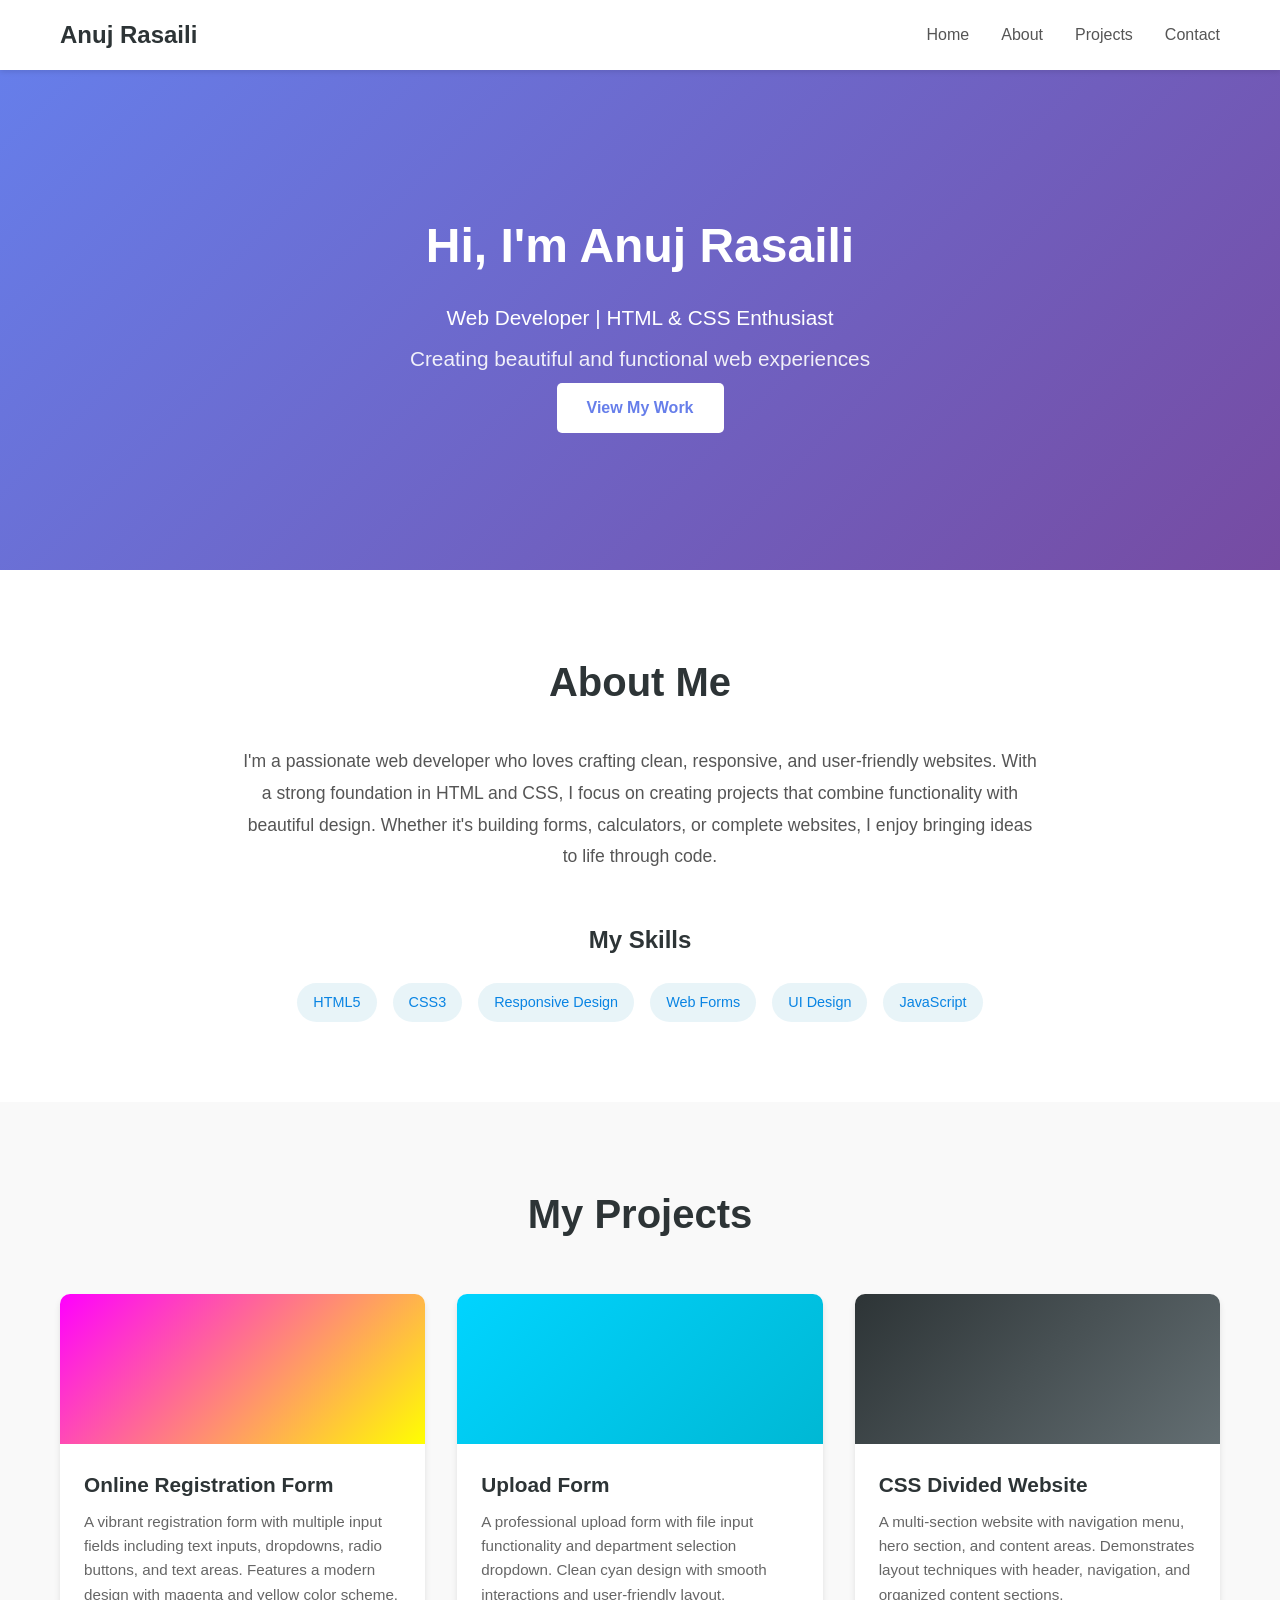
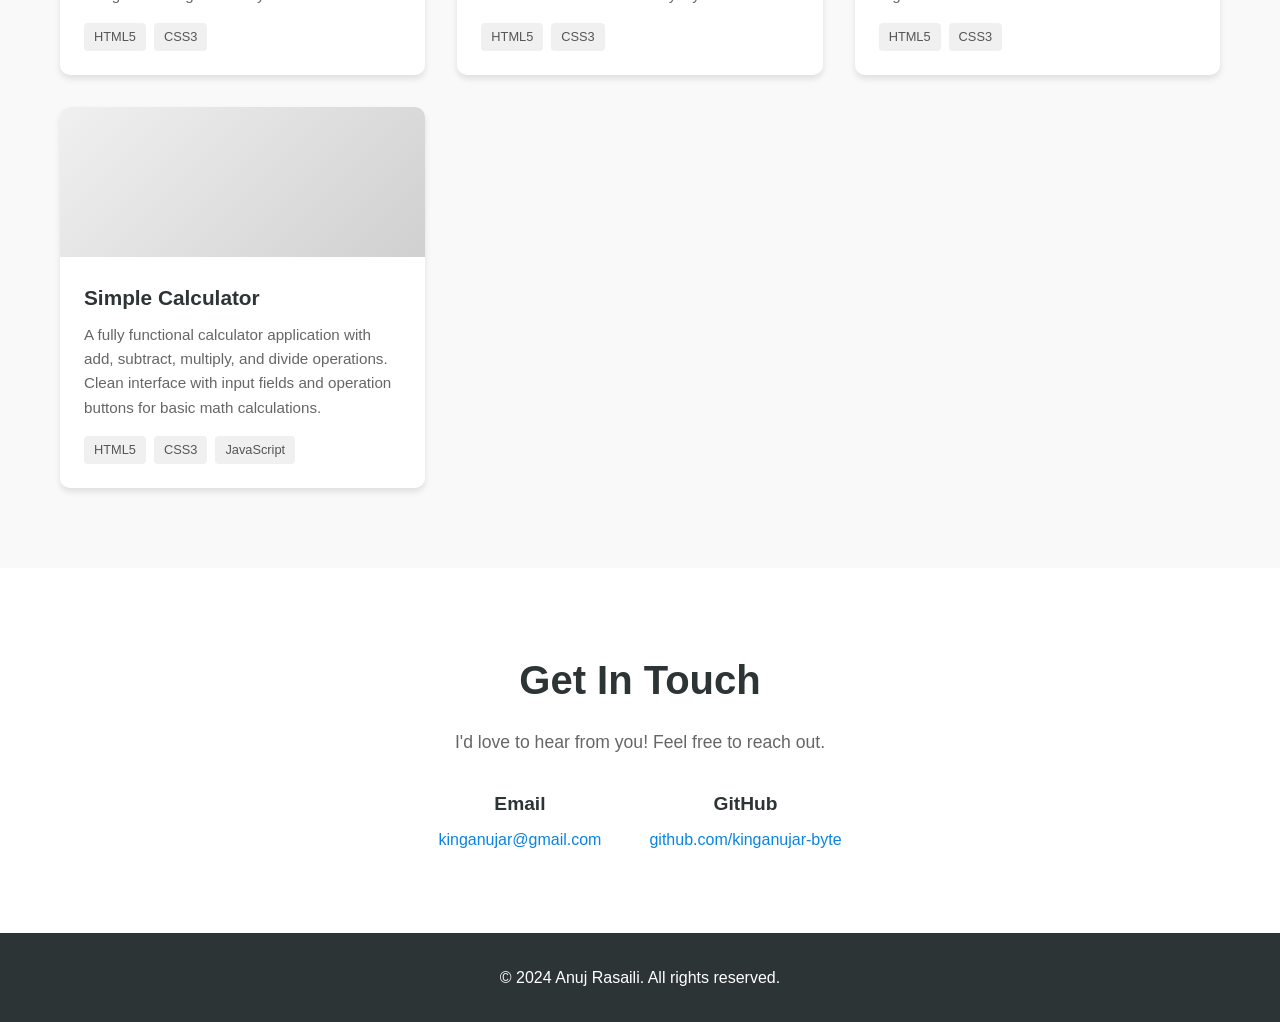
<file: index.html>
<!DOCTYPE html>
<html lang="en">
<head>
    <meta charset="UTF-8">
    <meta name="viewport" content="width=device-width, initial-scale=1.0">
    <title>Anuj Rasaili - Portfolio</title>
    <link rel="stylesheet" href="styles.css">
</head>
<body>
    <!-- Navigation -->
    <nav class="navbar">
        <div class="nav-container">
            <div class="logo">Anuj Rasaili</div>
            <ul class="nav-links">
                <li><a href="#home">Home</a></li>
                <li><a href="#about">About</a></li>
                <li><a href="#projects">Projects</a></li>
                <li><a href="#contact">Contact</a></li>
            </ul>
        </div>
    </nav>

    <!-- Hero Section -->
    <section id="home" class="hero">
        <div class="hero-content">
            <h1>Hi, I'm Anuj Rasaili</h1>
            <p>Web Developer | HTML & CSS Enthusiast</p>
            <p class="hero-subtitle">Creating beautiful and functional web experiences</p>
            <a href="#projects" class="cta-button">View My Work</a>
        </div>
    </section>

    <!-- About Section -->
    <section id="about" class="about">
        <div class="container">
            <h2>About Me</h2>
            <p>I'm a passionate web developer who loves crafting clean, responsive, and user-friendly websites. With a strong foundation in HTML and CSS, I focus on creating projects that combine functionality with beautiful design. Whether it's building forms, calculators, or complete websites, I enjoy bringing ideas to life through code.</p>
            <div class="skills">
                <h3>My Skills</h3>
                <div class="skill-tags">
                    <span class="skill-tag">HTML5</span>
                    <span class="skill-tag">CSS3</span>
                    <span class="skill-tag">Responsive Design</span>
                    <span class="skill-tag">Web Forms</span>
                    <span class="skill-tag">UI Design</span>
                    <span class="skill-tag">JavaScript</span>
                </div>
            </div>
        </div>
    </section>

    <!-- Projects Section -->
    <section id="projects" class="projects">
        <div class="container">
            <h2>My Projects</h2>
            <div class="projects-grid">
                <!-- Project 1 -->
                <div class="project-card">
                    <div class="project-header" style="background: linear-gradient(135deg, #ff00ff, #ffff00);"></div>
                    <div class="project-content">
                        <h3>Online Registration Form</h3>
                        <p>A vibrant registration form with multiple input fields including text inputs, dropdowns, radio buttons, and text areas. Features a modern design with magenta and yellow color scheme.</p>
                        <div class="tech-stack">
                            <span>HTML5</span>
                            <span>CSS3</span>
                        </div>
                    </div>
                </div>

                <!-- Project 2 -->
                <div class="project-card">
                    <div class="project-header" style="background: linear-gradient(135deg, #00d4ff, #00b8d4);"></div>
                    <div class="project-content">
                        <h3>Upload Form</h3>
                        <p>A professional upload form with file input functionality and department selection dropdown. Clean cyan design with smooth interactions and user-friendly layout.</p>
                        <div class="tech-stack">
                            <span>HTML5</span>
                            <span>CSS3</span>
                        </div>
                    </div>
                </div>

                <!-- Project 3 -->
                <div class="project-card">
                    <div class="project-header" style="background: linear-gradient(135deg, #2d3436, #636e72);"></div>
                    <div class="project-content">
                        <h3>CSS Divided Website</h3>
                        <p>A multi-section website with navigation menu, hero section, and content areas. Demonstrates layout techniques with header, navigation, and organized content sections.</p>
                        <div class="tech-stack">
                            <span>HTML5</span>
                            <span>CSS3</span>
                        </div>
                    </div>
                </div>

                <!-- Project 4 -->
                <div class="project-card">
                    <div class="project-header" style="background: linear-gradient(135deg, #f0f0f0, #d0d0d0);"></div>
                    <div class="project-content">
                        <h3>Simple Calculator</h3>
                        <p>A fully functional calculator application with add, subtract, multiply, and divide operations. Clean interface with input fields and operation buttons for basic math calculations.</p>
                        <div class="tech-stack">
                            <span>HTML5</span>
                            <span>CSS3</span>
                            <span>JavaScript</span>
                        </div>
                    </div>
                </div>
            </div>
        </div>
    </section>

    <!-- Contact Section -->
    <section id="contact" class="contact">
        <div class="container">
            <h2>Get In Touch</h2>
            <p>I'd love to hear from you! Feel free to reach out.</p>
            <div class="contact-info">
                <div class="contact-item">
                    <h3>Email</h3>
                    <p><a href="mailto:kinganujar@gmail.com">kinganujar@gmail.com</a></p>
                </div>
                <div class="contact-item">
                    <h3>GitHub</h3>
                    <p><a href="https://github.com/kinganujar-byte" target="_blank">github.com/kinganujar-byte</a></p>
                </div>
            </div>
        </div>
    </section>

    <!-- Footer -->
    <footer class="footer">
        <div class="container">
            <p>&copy; 2024 Anuj Rasaili. All rights reserved.</p>
        </div>
    </footer>
</body>
</html>
</file>
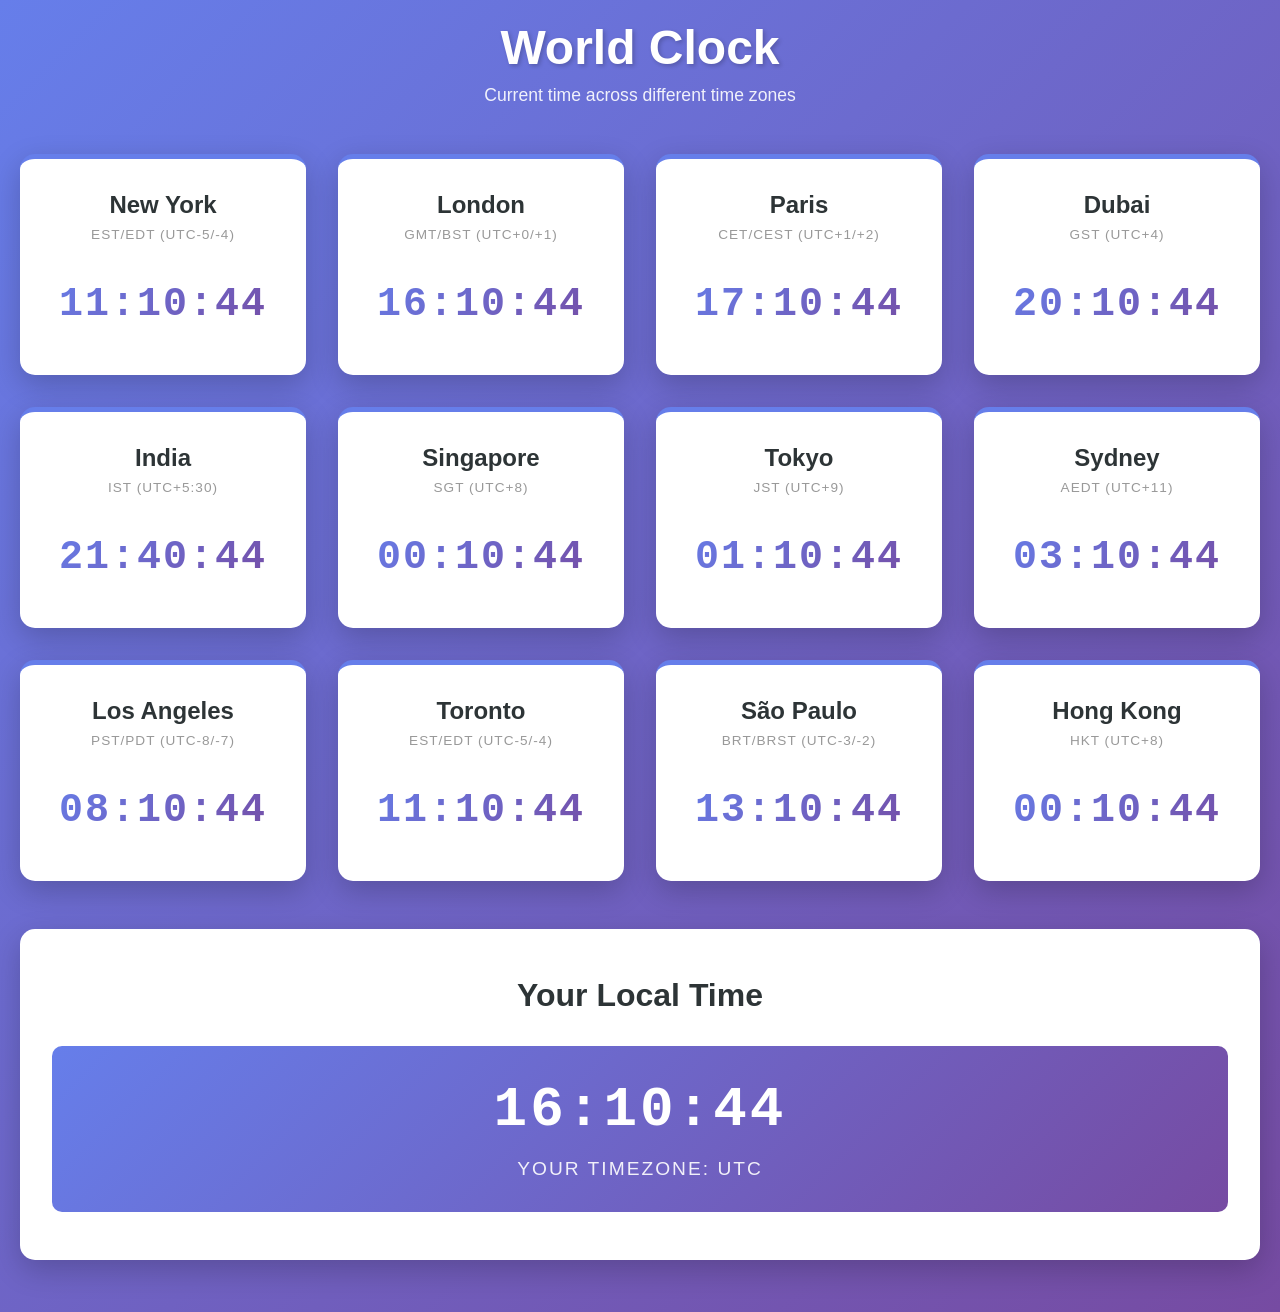
<file: clock.html>
<!DOCTYPE html>
<html lang="en">
<head>
    <meta charset="UTF-8">
    <meta name="viewport" content="width=device-width, initial-scale=1.0">
    <title>Multi-Timezone Digital Clock</title>
    <link rel="stylesheet" href="clock-styles.css">
</head>
<body>
    <div class="container">
        <h1>World Clock</h1>
        <p class="subtitle">Current time across different time zones</p>
        
        <div class="clock-grid">
            <!-- New York -->
            <div class="clock-card">
                <div class="timezone-name">New York</div>
                <div class="timezone-region">EST/EDT (UTC-5/-4)</div>
                <div class="time" id="ny-time">00:00:00</div>
            </div>

            <!-- London -->
            <div class="clock-card">
                <div class="timezone-name">London</div>
                <div class="timezone-region">GMT/BST (UTC+0/+1)</div>
                <div class="time" id="london-time">00:00:00</div>
            </div>

            <!-- Paris -->
            <div class="clock-card">
                <div class="timezone-name">Paris</div>
                <div class="timezone-region">CET/CEST (UTC+1/+2)</div>
                <div class="time" id="paris-time">00:00:00</div>
            </div>

            <!-- Dubai -->
            <div class="clock-card">
                <div class="timezone-name">Dubai</div>
                <div class="timezone-region">GST (UTC+4)</div>
                <div class="time" id="dubai-time">00:00:00</div>
            </div>

            <!-- India -->
            <div class="clock-card">
                <div class="timezone-name">India</div>
                <div class="timezone-region">IST (UTC+5:30)</div>
                <div class="time" id="india-time">00:00:00</div>
            </div>

            <!-- Singapore -->
            <div class="clock-card">
                <div class="timezone-name">Singapore</div>
                <div class="timezone-region">SGT (UTC+8)</div>
                <div class="time" id="singapore-time">00:00:00</div>
            </div>

            <!-- Tokyo -->
            <div class="clock-card">
                <div class="timezone-name">Tokyo</div>
                <div class="timezone-region">JST (UTC+9)</div>
                <div class="time" id="tokyo-time">00:00:00</div>
            </div>

            <!-- Sydney -->
            <div class="clock-card">
                <div class="timezone-name">Sydney</div>
                <div class="timezone-region">AEDT (UTC+11)</div>
                <div class="time" id="sydney-time">00:00:00</div>
            </div>

            <!-- Los Angeles -->
            <div class="clock-card">
                <div class="timezone-name">Los Angeles</div>
                <div class="timezone-region">PST/PDT (UTC-8/-7)</div>
                <div class="time" id="la-time">00:00:00</div>
            </div>

            <!-- Toronto -->
            <div class="clock-card">
                <div class="timezone-name">Toronto</div>
                <div class="timezone-region">EST/EDT (UTC-5/-4)</div>
                <div class="time" id="toronto-time">00:00:00</div>
            </div>

            <!-- São Paulo -->
            <div class="clock-card">
                <div class="timezone-name">São Paulo</div>
                <div class="timezone-region">BRT/BRST (UTC-3/-2)</div>
                <div class="time" id="sao-paulo-time">00:00:00</div>
            </div>

            <!-- Hong Kong -->
            <div class="clock-card">
                <div class="timezone-name">Hong Kong</div>
                <div class="timezone-region">HKT (UTC+8)</div>
                <div class="time" id="hong-kong-time">00:00:00</div>
            </div>
        </div>

        <div class="local-time-section">
            <h2>Your Local Time</h2>
            <div class="local-time-card">
                <div class="local-time" id="local-time">00:00:00</div>
                <div class="local-timezone" id="local-timezone">Loading...</div>
            </div>
        </div>
    </div>

    <script src="clock.js"></script>
</body>
</html>
</file>
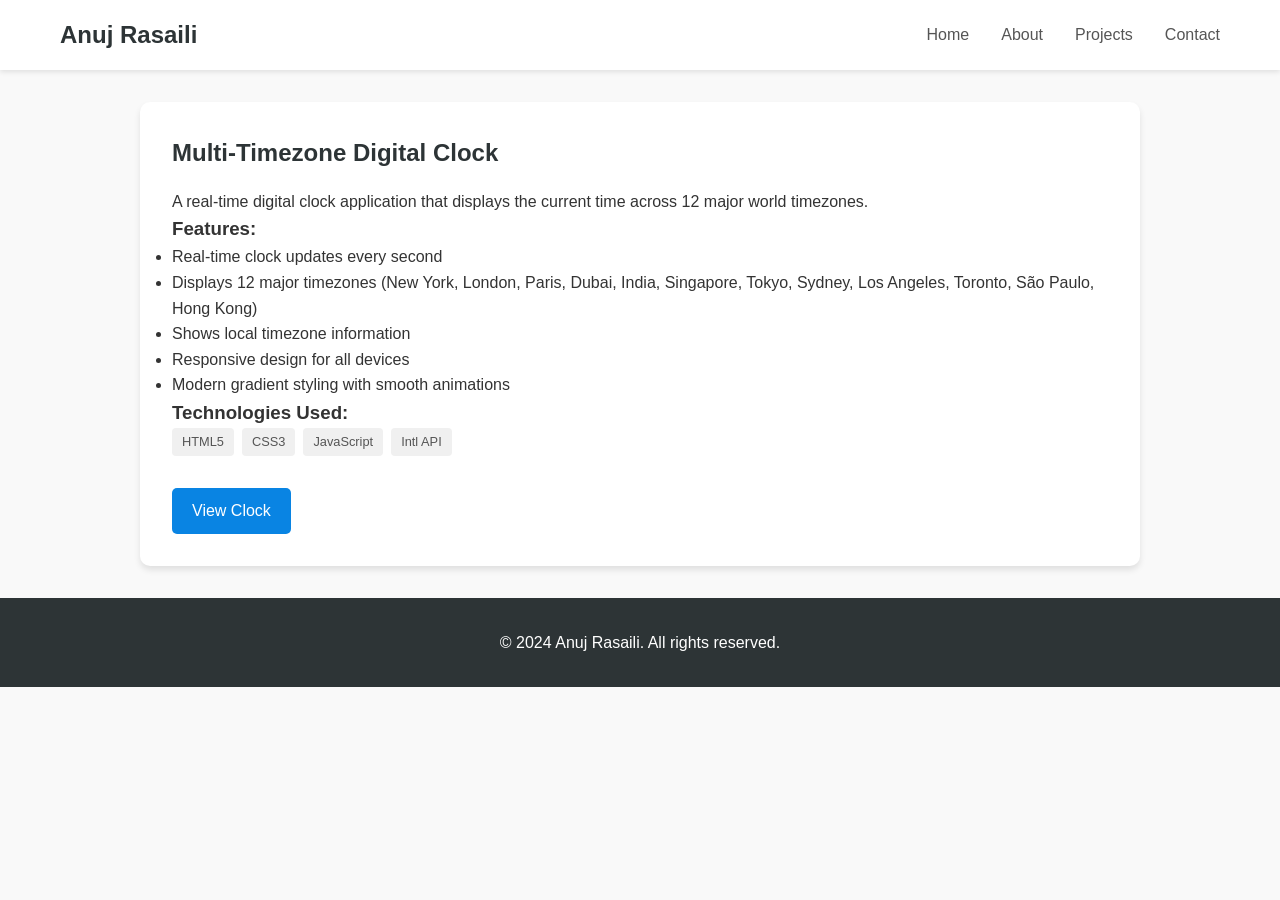
<file: projects.html>
<!DOCTYPE html>
<html lang="en">
<head>
    <meta charset="UTF-8">
    <meta name="viewport" content="width=device-width, initial-scale=1.0">
    <title>Projects - Anuj Rasaili</title>
    <link rel="stylesheet" href="styles.css">
    <style>
        .project-detail {
            max-width: 1000px;
            margin: 2rem auto;
            padding: 2rem;
            background: white;
            border-radius: 10px;
            box-shadow: 0 4px 6px rgba(0, 0, 0, 0.1);
        }

        .project-detail h2 {
            color: #2d3436;
            margin-bottom: 1rem;
        }

        .project-links {
            display: flex;
            gap: 1rem;
            margin-top: 2rem;
            flex-wrap: wrap;
        }

        .project-link {
            display: inline-block;
            padding: 10px 20px;
            background-color: #0984e3;
            color: white;
            text-decoration: none;
            border-radius: 5px;
            transition: background-color 0.3s ease;
        }

        .project-link:hover {
            background-color: #0770c9;
        }
    </style>
</head>
<body>
    <nav class="navbar">
        <div class="nav-container">
            <div class="logo">Anuj Rasaili</div>
            <ul class="nav-links">
                <li><a href="index.html#home">Home</a></li>
                <li><a href="index.html#about">About</a></li>
                <li><a href="index.html#projects">Projects</a></li>
                <li><a href="index.html#contact">Contact</a></li>
            </ul>
        </div>
    </nav>

    <section class="project-detail">
        <h2>Multi-Timezone Digital Clock</h2>
        <p>A real-time digital clock application that displays the current time across 12 major world timezones.</p>
        <h3>Features:</h3>
        <ul>
            <li>Real-time clock updates every second</li>
            <li>Displays 12 major timezones (New York, London, Paris, Dubai, India, Singapore, Tokyo, Sydney, Los Angeles, Toronto, São Paulo, Hong Kong)</li>
            <li>Shows local timezone information</li>
            <li>Responsive design for all devices</li>
            <li>Modern gradient styling with smooth animations</li>
        </ul>
        <h3>Technologies Used:</h3>
        <div class="tech-stack">
            <span>HTML5</span>
            <span>CSS3</span>
            <span>JavaScript</span>
            <span>Intl API</span>
        </div>
        <div class="project-links">
            <a href="clock.html" class="project-link">View Clock</a>
        </div>
    </section>

    <footer class="footer">
        <div class="container">
            <p>&copy; 2024 Anuj Rasaili. All rights reserved.</p>
        </div>
    </footer>
</body>
</html>
</file>
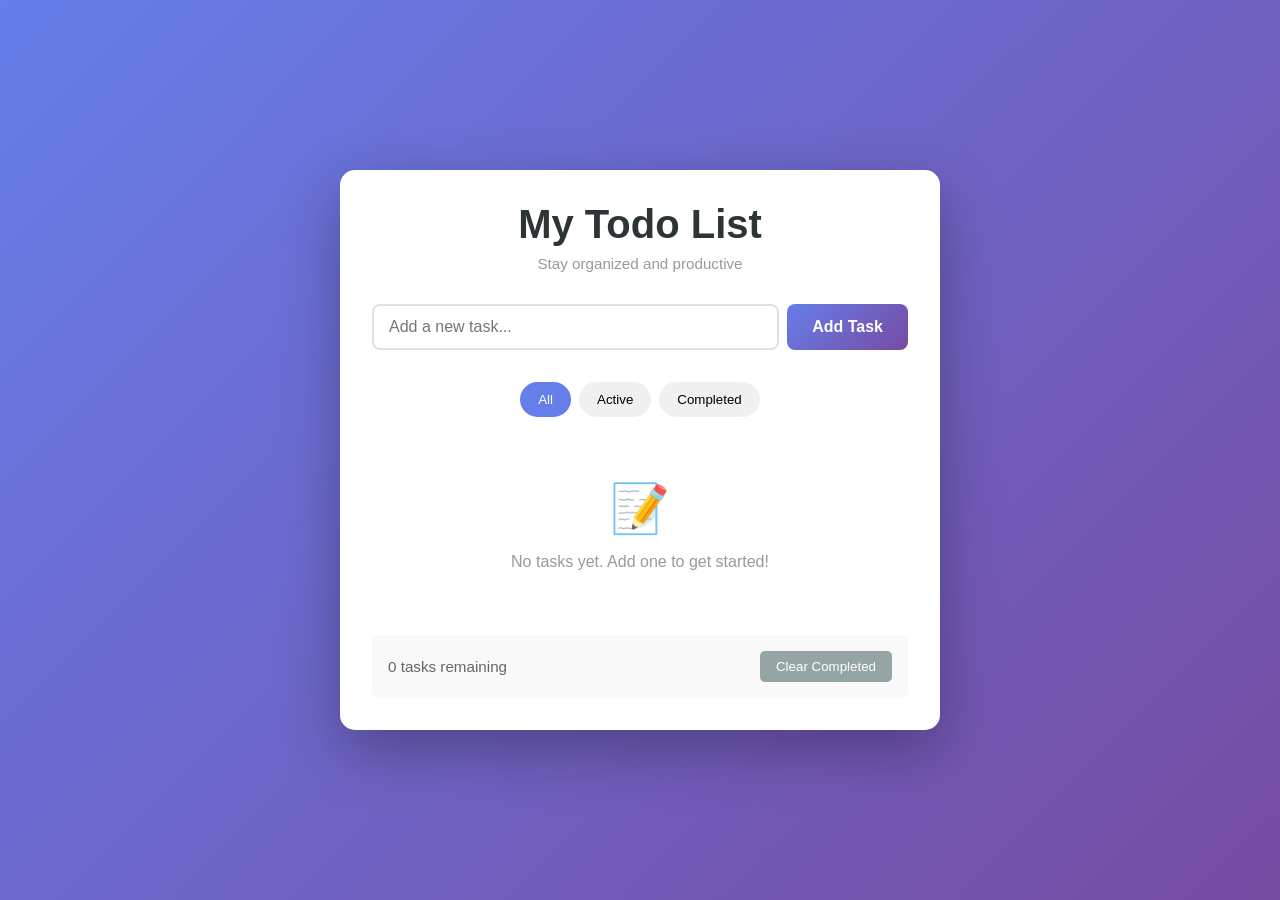
<file: todo.html>
<!DOCTYPE html>
<html lang="en">
<head>
    <meta charset="UTF-8">
    <meta name="viewport" content="width=device-width, initial-scale=1.0">
    <title>Todo List App</title>
    <link rel="stylesheet" href="todo-styles.css">
</head>
<body>
    <div class="container">
        <div class="todo-wrapper">
            <h1>My Todo List</h1>
            <p class="subtitle">Stay organized and productive</p>

            <div class="input-section">
                <input type="text" id="todoInput" placeholder="Add a new task..." class="todo-input">
                <button id="addBtn" class="add-btn">Add Task</button>
            </div>

            <div class="filter-buttons">
                <button class="filter-btn active" data-filter="all">All</button>
                <button class="filter-btn" data-filter="active">Active</button>
                <button class="filter-btn" data-filter="completed">Completed</button>
            </div>

            <ul id="todoList" class="todo-list">
                <!-- Tasks will be added here -->
            </ul>

            <div class="stats">
                <span id="taskCount">0 tasks remaining</span>
                <button id="clearBtn" class="clear-btn">Clear Completed</button>
            </div>
        </div>
    </div>

    <script src="todo.js"></script>
</body>
</html>
</file>
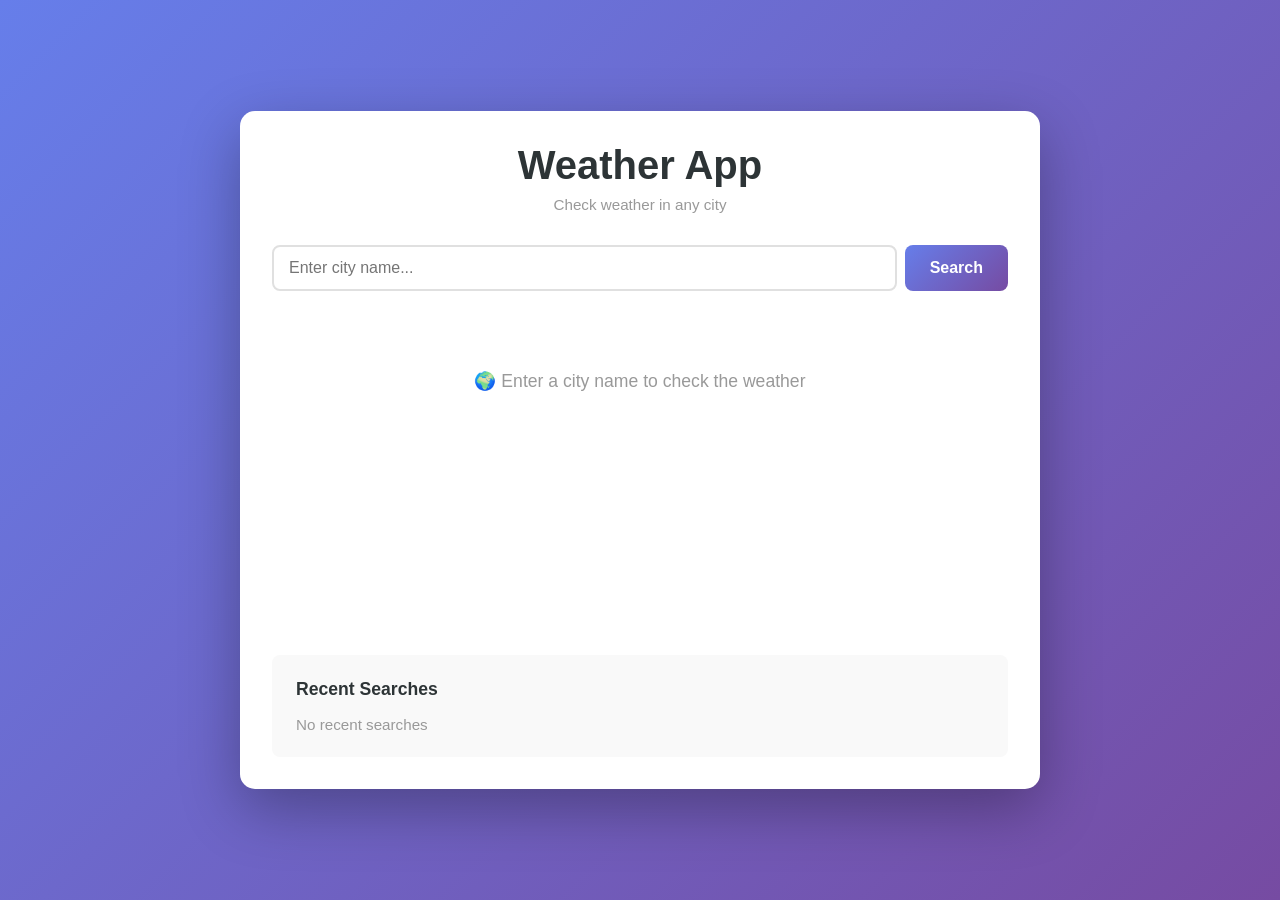
<file: weather.html>
<!DOCTYPE html>
<html lang="en">
<head>
    <meta charset="UTF-8">
    <meta name="viewport" content="width=device-width, initial-scale=1.0">
    <title>Weather App</title>
    <link rel="stylesheet" href="weather-styles.css">
</head>
<body>
    <div class="container">
        <div class="weather-wrapper">
            <h1>Weather App</h1>
            <p class="subtitle">Check weather in any city</p>

            <div class="search-section">
                <input type="text" id="cityInput" placeholder="Enter city name..." class="city-input">
                <button id="searchBtn" class="search-btn">Search</button>
            </div>

            <div id="weatherContent" class="weather-content">
                <div class="welcome-message">
                    <p>🌍 Enter a city name to check the weather</p>
                </div>
            </div>

            <div id="errorMessage" class="error-message"></div>

            <div class="recent-cities">
                <h3>Recent Searches</h3>
                <div id="recentList" class="recent-list"></div>
            </div>
        </div>
    </div>

    <script src="weather.js"></script>
</body>
</html>
</file>
<file: styles.css>
* {
    margin: 0;
    padding: 0;
    box-sizing: border-box;
}

body {
    font-family: 'Segoe UI', Tahoma, Geneva, Verdana, sans-serif;
    line-height: 1.6;
    color: #333;
    background-color: #f9f9f9;
}

.container {
    max-width: 1200px;
    margin: 0 auto;
    padding: 0 20px;
}

/* Navigation */
.navbar {
    background-color: #ffffff;
    box-shadow: 0 2px 5px rgba(0, 0, 0, 0.1);
    position: sticky;
    top: 0;
    z-index: 100;
}

.nav-container {
    max-width: 1200px;
    margin: 0 auto;
    padding: 1rem 20px;
    display: flex;
    justify-content: space-between;
    align-items: center;
}

.logo {
    font-size: 1.5rem;
    font-weight: bold;
    color: #2d3436;
}

.nav-links {
    display: flex;
    list-style: none;
    gap: 2rem;
}

.nav-links a {
    text-decoration: none;
    color: #555;
    font-weight: 500;
    transition: color 0.3s ease;
}

.nav-links a:hover {
    color: #0984e3;
}

/* Hero Section */
.hero {
    background: linear-gradient(135deg, #667eea 0%, #764ba2 100%);
    color: white;
    padding: 100px 20px;
    text-align: center;
    min-height: 500px;
    display: flex;
    align-items: center;
    justify-content: center;
}

.hero-content h1 {
    font-size: 3rem;
    margin-bottom: 1rem;
}

.hero-content p {
    font-size: 1.3rem;
    margin-bottom: 0.5rem;
}

.hero-subtitle {
    font-size: 1.1rem;
    margin-bottom: 2rem;
    opacity: 0.9;
}

.cta-button {
    display: inline-block;
    background-color: #ffffff;
    color: #667eea;
    padding: 12px 30px;
    border-radius: 5px;
    text-decoration: none;
    font-weight: bold;
    transition: transform 0.3s ease, box-shadow 0.3s ease;
}

.cta-button:hover {
    transform: translateY(-3px);
    box-shadow: 0 10px 20px rgba(0, 0, 0, 0.2);
}

/* About Section */
.about {
    padding: 80px 20px;
    background-color: #ffffff;
}

.about h2 {
    font-size: 2.5rem;
    margin-bottom: 2rem;
    color: #2d3436;
    text-align: center;
}

.about p {
    font-size: 1.1rem;
    line-height: 1.8;
    max-width: 800px;
    margin: 0 auto 2rem;
    text-align: center;
    color: #555;
}

.skills {
    margin-top: 3rem;
    text-align: center;
}

.skills h3 {
    font-size: 1.5rem;
    margin-bottom: 1.5rem;
    color: #2d3436;
}

.skill-tags {
    display: flex;
    flex-wrap: wrap;
    justify-content: center;
    gap: 1rem;
}

.skill-tag {
    background-color: #e8f4f8;
    color: #0984e3;
    padding: 8px 16px;
    border-radius: 20px;
    font-weight: 500;
    font-size: 0.9rem;
}

/* Projects Section */
.projects {
    padding: 80px 20px;
    background-color: #f9f9f9;
}

.projects h2 {
    font-size: 2.5rem;
    margin-bottom: 3rem;
    color: #2d3436;
    text-align: center;
}

.projects-grid {
    display: grid;
    grid-template-columns: repeat(auto-fit, minmax(280px, 1fr));
    gap: 2rem;
}

.project-card {
    background-color: #ffffff;
    border-radius: 10px;
    overflow: hidden;
    box-shadow: 0 4px 6px rgba(0, 0, 0, 0.1);
    transition: transform 0.3s ease, box-shadow 0.3s ease;
}

.project-card:hover {
    transform: translateY(-5px);
    box-shadow: 0 10px 20px rgba(0, 0, 0, 0.15);
}

.project-header {
    height: 150px;
    width: 100%;
}

.project-content {
    padding: 1.5rem;
}

.project-content h3 {
    font-size: 1.3rem;
    margin-bottom: 0.5rem;
    color: #2d3436;
}

.project-content p {
    color: #666;
    margin-bottom: 1rem;
    font-size: 0.95rem;
    line-height: 1.6;
}

.tech-stack {
    display: flex;
    flex-wrap: wrap;
    gap: 0.5rem;
}

.tech-stack span {
    background-color: #f0f0f0;
    color: #555;
    padding: 4px 10px;
    border-radius: 4px;
    font-size: 0.8rem;
    font-weight: 500;
}

/* Contact Section */
.contact {
    padding: 80px 20px;
    background-color: #ffffff;
    text-align: center;
}

.contact h2 {
    font-size: 2.5rem;
    margin-bottom: 1rem;
    color: #2d3436;
}

.contact > .container > p {
    font-size: 1.1rem;
    color: #666;
    margin-bottom: 2rem;
}

.contact-info {
    display: flex;
    justify-content: center;
    gap: 3rem;
    flex-wrap: wrap;
    margin-top: 2rem;
}

.contact-item h3 {
    font-size: 1.2rem;
    margin-bottom: 0.5rem;
    color: #2d3436;
}

.contact-item p {
    font-size: 1rem;
}

.contact-item a {
    color: #0984e3;
    text-decoration: none;
    font-weight: 500;
}

.contact-item a:hover {
    text-decoration: underline;
}

/* Footer */
.footer {
    background-color: #2d3436;
    color: #ffffff;
    text-align: center;
    padding: 2rem 20px;
}

.footer p {
    margin: 0;
}

/* Responsive Design */
@media (max-width: 768px) {
    .nav-links {
        flex-direction: column;
        gap: 1rem;
    }

    .hero-content h1 {
        font-size: 2rem;
    }

    .hero-content p {
        font-size: 1rem;
    }

    .projects-grid {
        grid-template-columns: 1fr;
    }

    .contact-info {
        flex-direction: column;
        gap: 1.5rem;
    }

    .about h2,
    .projects h2,
    .contact h2 {
        font-size: 2rem;
    }
}

@media (max-width: 480px) {
    .hero-content h1 {
        font-size: 1.5rem;
    }

    .nav-container {
        flex-direction: column;
        gap: 1rem;
    }

    .logo {
        font-size: 1.2rem;
    }
}
</file>
<file: clock-styles.css>
* {
    margin: 0;
    padding: 0;
    box-sizing: border-box;
}

body {
    font-family: 'Segoe UI', Tahoma, Geneva, Verdana, sans-serif;
    background: linear-gradient(135deg, #667eea 0%, #764ba2 100%);
    min-height: 100vh;
    padding: 20px;
    color: #333;
}

.container {
    max-width: 1400px;
    margin: 0 auto;
}

h1 {
    text-align: center;
    color: #ffffff;
    font-size: 3rem;
    margin-bottom: 10px;
    text-shadow: 2px 2px 4px rgba(0, 0, 0, 0.2);
}

.subtitle {
    text-align: center;
    color: rgba(255, 255, 255, 0.9);
    font-size: 1.1rem;
    margin-bottom: 3rem;
}

.clock-grid {
    display: grid;
    grid-template-columns: repeat(auto-fit, minmax(280px, 1fr));
    gap: 2rem;
    margin-bottom: 3rem;
}

.clock-card {
    background: #ffffff;
    border-radius: 15px;
    padding: 2rem;
    box-shadow: 0 10px 30px rgba(0, 0, 0, 0.2);
    transition: transform 0.3s ease, box-shadow 0.3s ease;
    text-align: center;
    border-top: 5px solid #667eea;
}

.clock-card:hover {
    transform: translateY(-8px);
    box-shadow: 0 15px 40px rgba(0, 0, 0, 0.3);
}

.timezone-name {
    font-size: 1.5rem;
    font-weight: bold;
    color: #2d3436;
    margin-bottom: 0.5rem;
}

.timezone-region {
    font-size: 0.85rem;
    color: #999;
    margin-bottom: 1.5rem;
    text-transform: uppercase;
    letter-spacing: 1px;
}

.time {
    font-size: 2.5rem;
    font-weight: bold;
    color: #667eea;
    font-family: 'Courier New', monospace;
    letter-spacing: 2px;
    padding: 1rem 0;
    background: linear-gradient(135deg, #667eea 0%, #764ba2 100%);
    -webkit-background-clip: text;
    -webkit-text-fill-color: transparent;
    background-clip: text;
}

.local-time-section {
    background: #ffffff;
    border-radius: 15px;
    padding: 3rem 2rem;
    box-shadow: 0 10px 30px rgba(0, 0, 0, 0.2);
    text-align: center;
    margin-bottom: 2rem;
}

.local-time-section h2 {
    color: #2d3436;
    font-size: 2rem;
    margin-bottom: 2rem;
}

.local-time-card {
    padding: 2rem;
    background: linear-gradient(135deg, #667eea 0%, #764ba2 100%);
    border-radius: 10px;
}

.local-time {
    font-size: 3.5rem;
    font-weight: bold;
    color: #ffffff;
    font-family: 'Courier New', monospace;
    letter-spacing: 3px;
    margin-bottom: 1rem;
}

.local-timezone {
    font-size: 1.2rem;
    color: rgba(255, 255, 255, 0.9);
    text-transform: uppercase;
    letter-spacing: 2px;
}

/* Animation for time update */
@keyframes pulse {
    0% {
        opacity: 1;
    }
    50% {
        opacity: 0.8;
    }
    100% {
        opacity: 1;
    }
}

.time {
    animation: pulse 1s infinite;
}

/* Responsive Design */
@media (max-width: 768px) {
    h1 {
        font-size: 2rem;
    }

    .subtitle {
        font-size: 0.95rem;
    }

    .clock-grid {
        grid-template-columns: repeat(auto-fit, minmax(200px, 1fr));
        gap: 1rem;
    }

    .clock-card {
        padding: 1.5rem 1rem;
    }

    .timezone-name {
        font-size: 1.2rem;
    }

    .time {
        font-size: 1.8rem;
        letter-spacing: 1px;
    }

    .local-time {
        font-size: 2.5rem;
        letter-spacing: 2px;
    }

    .local-timezone {
        font-size: 1rem;
    }
}

@media (max-width: 480px) {
    h1 {
        font-size: 1.5rem;
    }

    .clock-grid {
        grid-template-columns: 1fr;
        gap: 1rem;
    }

    .clock-card {
        padding: 1rem;
    }

    .time {
        font-size: 1.5rem;
    }

    .local-time-section {
        padding: 1.5rem 1rem;
    }

    .local-time {
        font-size: 2rem;
    }
}
</file>
<file: todo-styles.css>
* {
    margin: 0;
    padding: 0;
    box-sizing: border-box;
}

body {
    font-family: 'Segoe UI', Tahoma, Geneva, Verdana, sans-serif;
    background: linear-gradient(135deg, #667eea 0%, #764ba2 100%);
    min-height: 100vh;
    display: flex;
    align-items: center;
    justify-content: center;
    padding: 20px;
}

.container {
    width: 100%;
    max-width: 600px;
}

.todo-wrapper {
    background: white;
    border-radius: 15px;
    box-shadow: 0 20px 60px rgba(0, 0, 0, 0.3);
    padding: 2rem;
}

h1 {
    text-align: center;
    color: #2d3436;
    font-size: 2.5rem;
    margin-bottom: 0.5rem;
}

.subtitle {
    text-align: center;
    color: #999;
    font-size: 0.95rem;
    margin-bottom: 2rem;
}

.input-section {
    display: flex;
    gap: 0.5rem;
    margin-bottom: 2rem;
}

.todo-input {
    flex: 1;
    padding: 12px 15px;
    border: 2px solid #e0e0e0;
    border-radius: 8px;
    font-size: 1rem;
    transition: border-color 0.3s ease;
}

.todo-input:focus {
    outline: none;
    border-color: #667eea;
}

.add-btn {
    padding: 12px 25px;
    background: linear-gradient(135deg, #667eea 0%, #764ba2 100%);
    color: white;
    border: none;
    border-radius: 8px;
    font-size: 1rem;
    font-weight: bold;
    cursor: pointer;
    transition: transform 0.2s ease, box-shadow 0.2s ease;
}

.add-btn:hover {
    transform: translateY(-2px);
    box-shadow: 0 5px 15px rgba(102, 126, 234, 0.4);
}

.add-btn:active {
    transform: translateY(0);
}

.filter-buttons {
    display: flex;
    gap: 0.5rem;
    margin-bottom: 2rem;
    justify-content: center;
    flex-wrap: wrap;
}

.filter-btn {
    padding: 8px 16px;
    background: #f0f0f0;
    border: 2px solid transparent;
    border-radius: 20px;
    cursor: pointer;
    font-weight: 500;
    transition: all 0.3s ease;
}

.filter-btn:hover {
    background: #e0e0e0;
}

.filter-btn.active {
    background: #667eea;
    color: white;
    border-color: #667eea;
}

.todo-list {
    list-style: none;
    margin-bottom: 2rem;
    max-height: 400px;
    overflow-y: auto;
}

.todo-item {
    display: flex;
    align-items: center;
    padding: 1rem;
    background: #f9f9f9;
    border-left: 4px solid #667eea;
    margin-bottom: 0.5rem;
    border-radius: 5px;
    transition: all 0.3s ease;
}

.todo-item.completed {
    opacity: 0.6;
    border-left-color: #27ae60;
}

.todo-item.completed .todo-text {
    text-decoration: line-through;
    color: #999;
}

.todo-item:hover {
    background: #f0f0f0;
}

.todo-checkbox {
    width: 20px;
    height: 20px;
    margin-right: 1rem;
    cursor: pointer;
    accent-color: #667eea;
}

.todo-text {
    flex: 1;
    color: #333;
    font-size: 1rem;
    word-break: break-word;
}

.delete-btn {
    background: #e74c3c;
    color: white;
    border: none;
    padding: 6px 12px;
    border-radius: 5px;
    cursor: pointer;
    font-size: 0.85rem;
    transition: background 0.3s ease;
}

.delete-btn:hover {
    background: #c0392b;
}

.stats {
    display: flex;
    justify-content: space-between;
    align-items: center;
    padding: 1rem;
    background: #f9f9f9;
    border-radius: 8px;
    font-size: 0.95rem;
    color: #666;
}

.clear-btn {
    background: #95a5a6;
    color: white;
    border: none;
    padding: 8px 16px;
    border-radius: 5px;
    cursor: pointer;
    transition: background 0.3s ease;
}

.clear-btn:hover {
    background: #7f8c8d;
}

.empty-state {
    text-align: center;
    padding: 2rem;
    color: #999;
}

.empty-state-icon {
    font-size: 3rem;
    margin-bottom: 1rem;
}

/* Responsive Design */
@media (max-width: 600px) {
    .todo-wrapper {
        padding: 1.5rem;
    }

    h1 {
        font-size: 2rem;
    }

    .input-section {
        flex-direction: column;
    }

    .todo-input,
    .add-btn {
        width: 100%;
    }

    .filter-buttons {
        justify-content: space-around;
    }

    .stats {
        flex-direction: column;
        gap: 1rem;
        text-align: center;
    }

    .clear-btn {
        width: 100%;
    }
}

/* Scrollbar styling */
.todo-list::-webkit-scrollbar {
    width: 8px;
}

.todo-list::-webkit-scrollbar-track {
    background: #f1f1f1;
    border-radius: 10px;
}

.todo-list::-webkit-scrollbar-thumb {
    background: #667eea;
    border-radius: 10px;
}

.todo-list::-webkit-scrollbar-thumb:hover {
    background: #764ba2;
}
</file>
<file: weather-styles.css>
* {
    margin: 0;
    padding: 0;
    box-sizing: border-box;
}

body {
    font-family: 'Segoe UI', Tahoma, Geneva, Verdana, sans-serif;
    background: linear-gradient(135deg, #667eea 0%, #764ba2 100%);
    min-height: 100vh;
    display: flex;
    align-items: center;
    justify-content: center;
    padding: 20px;
}

.container {
    width: 100%;
    max-width: 800px;
}

.weather-wrapper {
    background: white;
    border-radius: 15px;
    box-shadow: 0 20px 60px rgba(0, 0, 0, 0.3);
    padding: 2rem;
}

h1 {
    text-align: center;
    color: #2d3436;
    font-size: 2.5rem;
    margin-bottom: 0.5rem;
}

.subtitle {
    text-align: center;
    color: #999;
    font-size: 0.95rem;
    margin-bottom: 2rem;
}

.search-section {
    display: flex;
    gap: 0.5rem;
    margin-bottom: 2rem;
}

.city-input {
    flex: 1;
    padding: 12px 15px;
    border: 2px solid #e0e0e0;
    border-radius: 8px;
    font-size: 1rem;
    transition: border-color 0.3s ease;
}

.city-input:focus {
    outline: none;
    border-color: #667eea;
}

.search-btn {
    padding: 12px 25px;
    background: linear-gradient(135deg, #667eea 0%, #764ba2 100%);
    color: white;
    border: none;
    border-radius: 8px;
    font-size: 1rem;
    font-weight: bold;
    cursor: pointer;
    transition: transform 0.2s ease, box-shadow 0.2s ease;
}

.search-btn:hover {
    transform: translateY(-2px);
    box-shadow: 0 5px 15px rgba(102, 126, 234, 0.4);
}

.search-btn:active {
    transform: translateY(0);
}

.weather-content {
    min-height: 300px;
    margin-bottom: 2rem;
}

.welcome-message {
    text-align: center;
    padding: 3rem 2rem;
    color: #999;
    font-size: 1.1rem;
}

.weather-display {
    background: linear-gradient(135deg, #667eea 0%, #764ba2 100%);
    border-radius: 15px;
    padding: 2rem;
    color: white;
    text-align: center;
}

.city-name {
    font-size: 2rem;
    font-weight: bold;
    margin-bottom: 1rem;
}

.weather-icon {
    font-size: 4rem;
    margin: 1rem 0;
}

.temperature {
    font-size: 3.5rem;
    font-weight: bold;
    margin: 1rem 0;
}

.description {
    font-size: 1.2rem;
    text-transform: capitalize;
    margin-bottom: 1.5rem;
    opacity: 0.9;
}

.weather-details {
    display: grid;
    grid-template-columns: repeat(auto-fit, minmax(120px, 1fr));
    gap: 1rem;
    margin-top: 2rem;
}

.detail-card {
    background: rgba(255, 255, 255, 0.2);
    padding: 1rem;
    border-radius: 10px;
    backdrop-filter: blur(10px);
}

.detail-label {
    font-size: 0.85rem;
    opacity: 0.8;
    margin-bottom: 0.5rem;
}

.detail-value {
    font-size: 1.3rem;
    font-weight: bold;
}

.error-message {
    color: #e74c3c;
    text-align: center;
    padding: 1rem;
    background: #fadbd8;
    border-radius: 8px;
    margin-bottom: 1rem;
    display: none;
}

.error-message.show {
    display: block;
}

.recent-cities {
    padding: 1.5rem;
    background: #f9f9f9;
    border-radius: 8px;
}

.recent-cities h3 {
    color: #2d3436;
    margin-bottom: 1rem;
    font-size: 1.1rem;
}

.recent-list {
    display: flex;
    flex-wrap: wrap;
    gap: 0.5rem;
}

.recent-city {
    padding: 8px 16px;
    background: white;
    border: 2px solid #667eea;
    border-radius: 20px;
    cursor: pointer;
    transition: all 0.3s ease;
    color: #667eea;
    font-weight: 500;
}

.recent-city:hover {
    background: #667eea;
    color: white;
}

.empty-recent {
    color: #999;
    font-size: 0.95rem;
}

.loading {
    text-align: center;
    padding: 2rem;
    color: #667eea;
    font-size: 1.1rem;
}

/* Responsive Design */
@media (max-width: 600px) {
    .weather-wrapper {
        padding: 1.5rem;
    }

    h1 {
        font-size: 2rem;
    }

    .search-section {
        flex-direction: column;
    }

    .city-input,
    .search-btn {
        width: 100%;
    }

    .city-name {
        font-size: 1.5rem;
    }

    .temperature {
        font-size: 2.5rem;
    }

    .weather-details {
        grid-template-columns: repeat(2, 1fr);
    }
}
</file>
